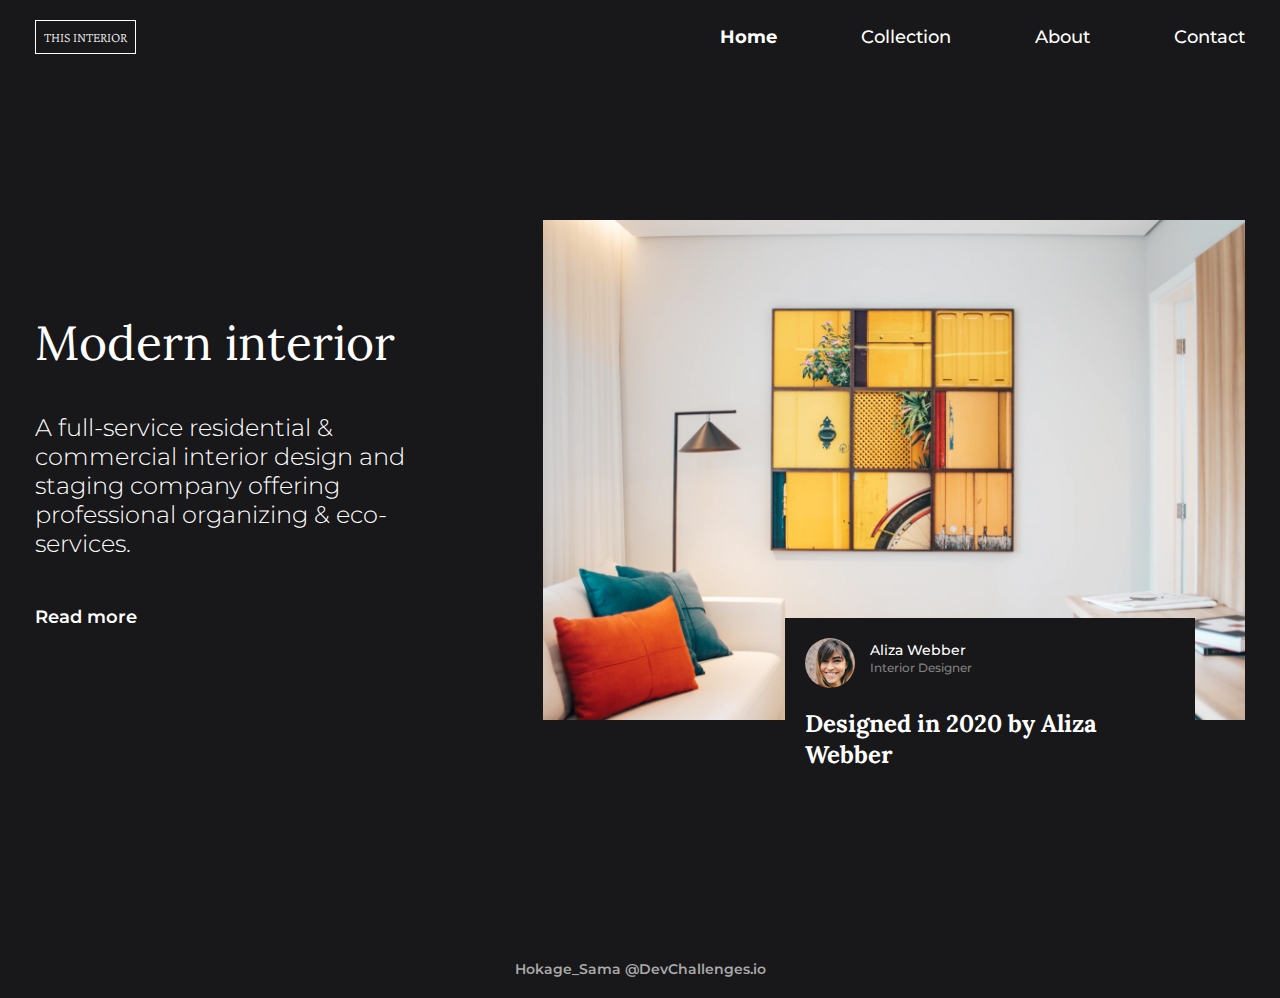
<file: Interior_consultant/index.html>
<!DOCTYPE html>
<html lang="en">
  <head>
    <meta charset="utf-8" />
    <meta
      name="viewport"
      content="width=device-width, initial-scale=1,
  maximum-scale=5"
    />

    <link rel="icon" href="devchallenges.png" />

    <link
      rel="shortcut icon"
      type="image/x-icon"
      href="https://devchallenges.io/"
    />
    <link
      rel="stylesheet"
      href="https://use.fontawesome.com/releases/v5.14.0/css/all.css"
      integrity="sha384-HzLeBuhoNPvSl5KYnjx0BT+WB0QEEqLprO+NBkkk5gbc67FTaL7XIGa2w1L0Xbgc"
      crossorigin="anonymous"
    />
    <link rel="stylesheet" href="style.css" />
    <title>Devchallenges</title>
  </head>
  <body>
    <header>
      <div class="container nav">
        <h1 class="logo">this interior</h1>
        <div class="mobile-nav" id="hamburger">
          <i class="fas fa-bars" id="open"></i>
          <i class="fas fa-times" id="close"></i>
        </div>
        <ul class="nav-items">
          <li class="nav-item">
            <a href="#" class="nav-link active">Home</a>
          </li>
          <li class="nav-item">
            <a href="#" class="nav-link">Collection</a>
          </li>
          <li class="nav-item">
            <a href="#" class="nav-link">About</a>
          </li>
          <li class="nav-item">
            <a href="#" class="nav-link">Contact</a>
          </li>
        </ul>
      </div>
    </header>
    <main>
      <div class="container hero">
        <div class="flex">
          <div class="content">
            <h1 class="title">Modern interior</h1>
            <p class="subtitle">
              A full-service residential & commercial interior design and
              staging company offering professional organizing & eco-services.
            </p>
            <a href="#" class="more"
              >Read more
              <i class="fas fa-long-arrow-alt-right arrow"></i>
            </a>
          </div>
          <div class="image">
            <div class="profile">
              <div class="person">
                <img src="photo2.png" alt="pic" class="pic" />
                <p class="name">
                  Aliza Webber
                </br><span class="job">Interior Designer</span>
                </p>
              </div>
              <h3 class="designed">Designed in 2020 by Aliza Webber</h3>
            </div>
          </div>
        </div>
      </div>
    </main>
    <footer>
      <div class="container">
        <div class="bottom">
          <a class="link" href="http://github.com/hokagecodes" target="_blank noopener">Hokage_Sama
          </a>
          <a class="link" href="https://devchallenges.io/" target="_blank noreferrer">
          @DevChallenges.io</a>
        </div>
      </div>
    </footer>
    <script src="index.js"></script>
  </body>
</html>
</file>
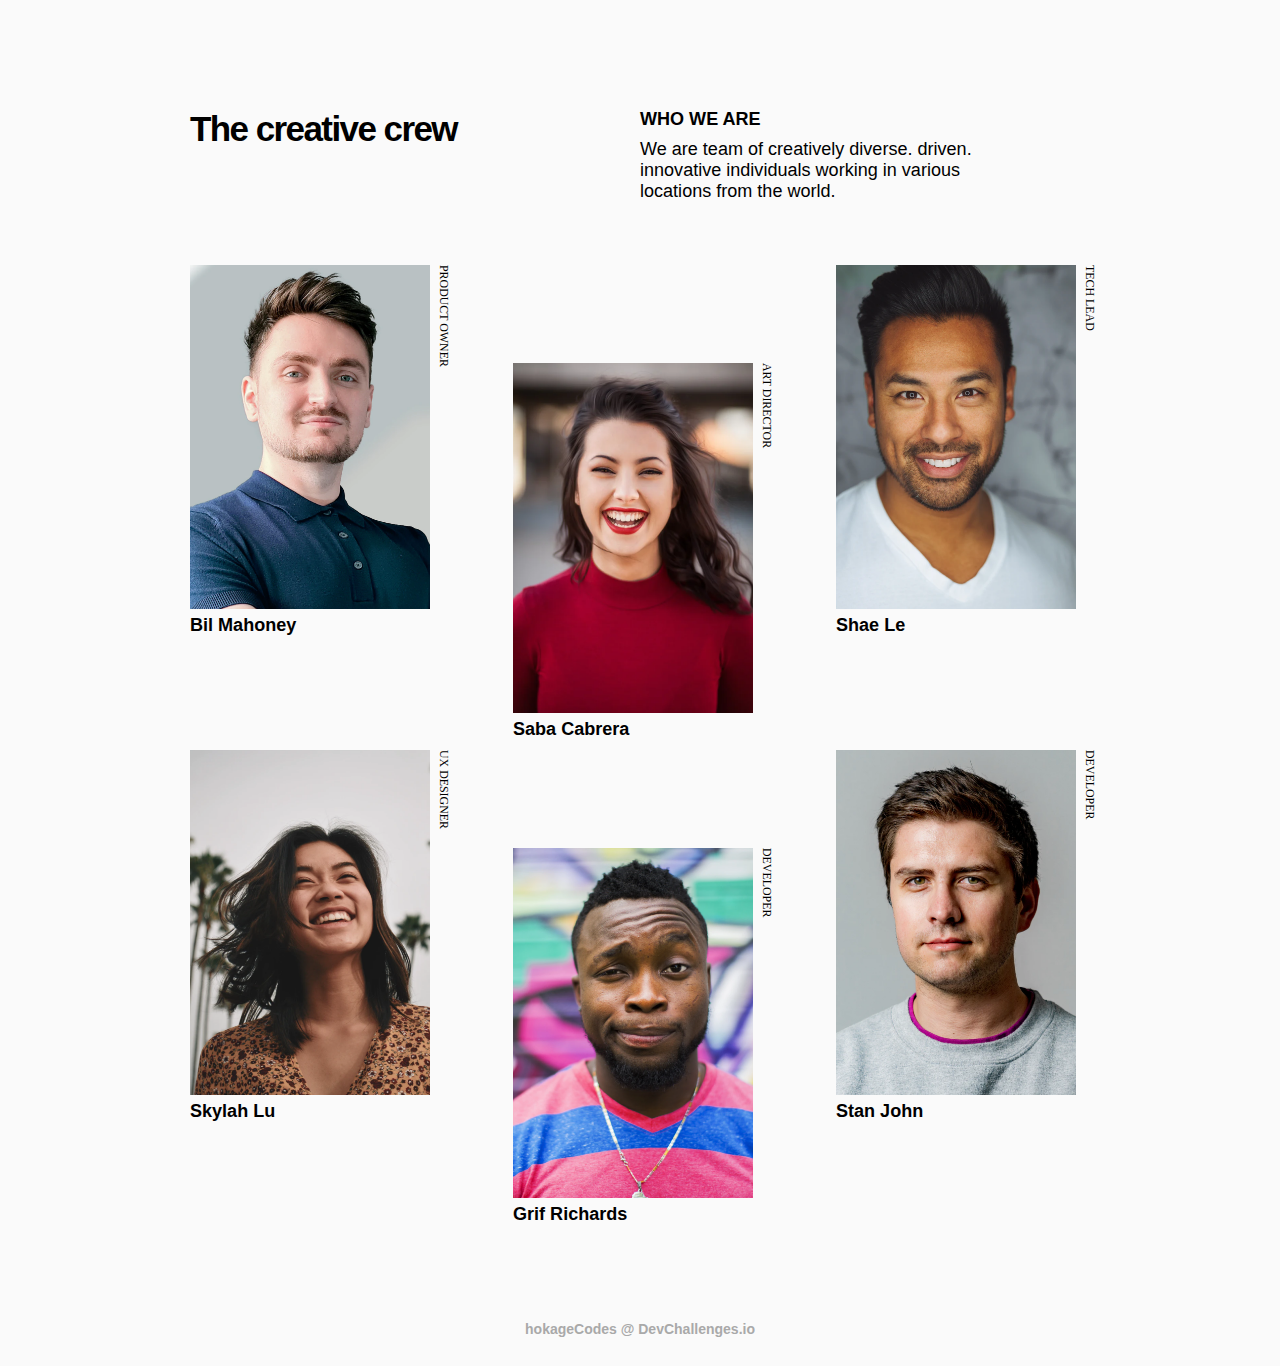
<file: my_team_page/index.html>
<!DOCTYPE html>
<html lang="en">
<head>
  <meta charset="UTF-8">
  <meta http-equiv="X-UA-Compatible" content="IE=edge">
  <meta name="viewport" content="width=device-width, initial-scale=1.0">
  <title>Team Page</title>
  <link rel="stylesheet" href="./style.css">
</head>
<!-- Body -->
<body>
  <!-- Presentation -->
  <div class="presentation-box">
    <h1 class="title">The creative crew</h1>
    <div class="subtitle-box">
        <h2 class="subtitle">Who we are</h2>
        <p class="team-presentation">We are team of creatively diverse. driven. innovative individuals working in various locations from the world.</p>
    </div>
  </div>
  <!-- Team-Members -->
  <main class="flex-container">
    <div class="member">
        <img src="img/photo1.png" alt="member portrait" class="member-portrait">
        <span class="member-job">Product owner</span>
        <p class="member-name">Bil Mahoney</p>
    </div>
    <div class="member">
        <img src="img/photo2.png" alt="member portrait" class="member-portrait">
        <span class="member-job">Art director</span>
        <p class="member-name">Saba Cabrera</p>
    </div>
    <div class="member">
        <img src="img/photo3.png" alt="member portrait" class="member-portrait">
        <span class="member-job">Tech lead</span>
        <p class="member-name">Shae Le</p>
    </div>
    <div class="member">
        <img src="img/photo4.png" alt="member portrait" class="member-portrait">
        <span class="member-job">Ux designer</span>
        <p class="member-name">Skylah Lu</p>
    </div>
    <div class="member">
        <img src="img/photo5.png" alt="member portrait" class="member-portrait">
        <span class="member-job">Developer</span>
        <p class="member-name">Grif Richards</p>
    </div>
    <div class="member">
        <img src="img/photo6.png" alt="member portrait" class="member-portrait">
        <span class="member-job">Developer</span>
        <p class="member-name">Stan John</p>
    </div>
  </main>
  <!-- Footer -->
  <footer class="footer">
    <a href="https://devchallenges.io" class="dev-challenges-profile">hokageCodes @ DevChallenges.io</a>
  </footer>
  
</body>
</html>
</file>
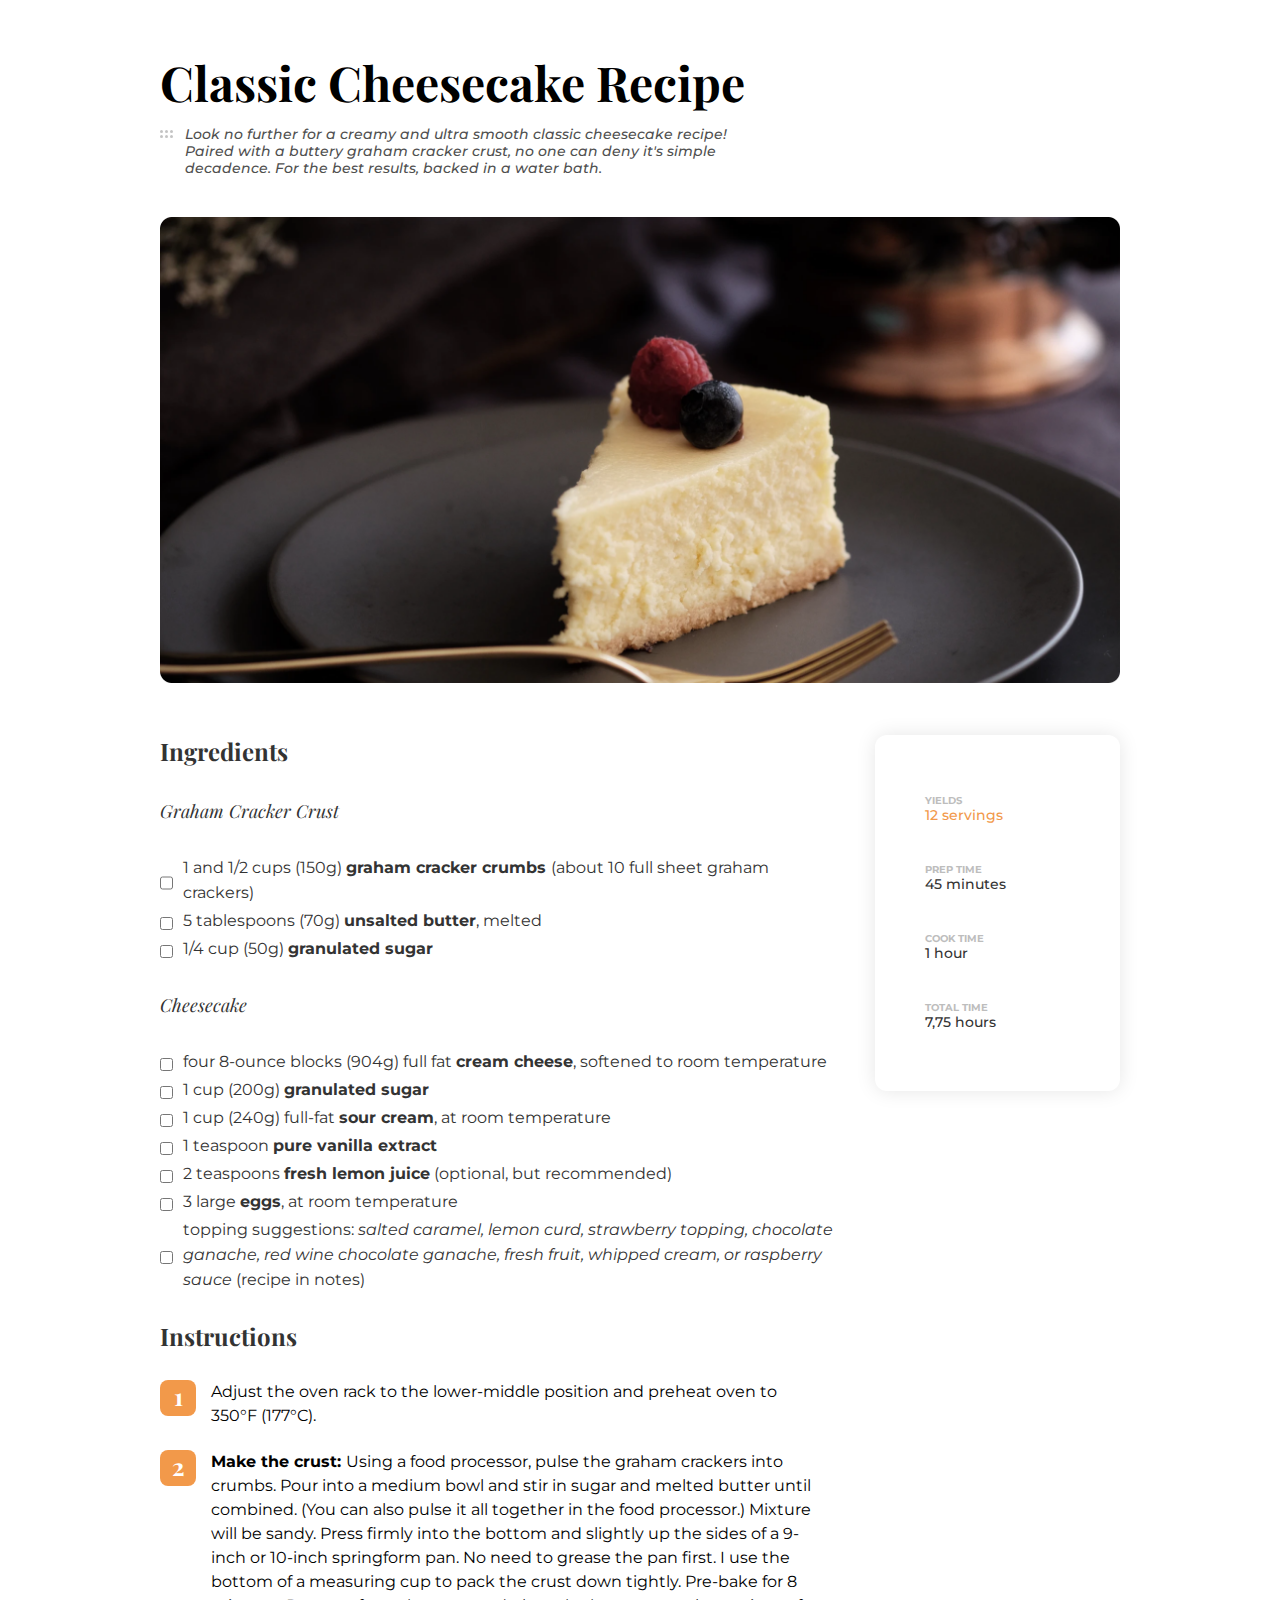
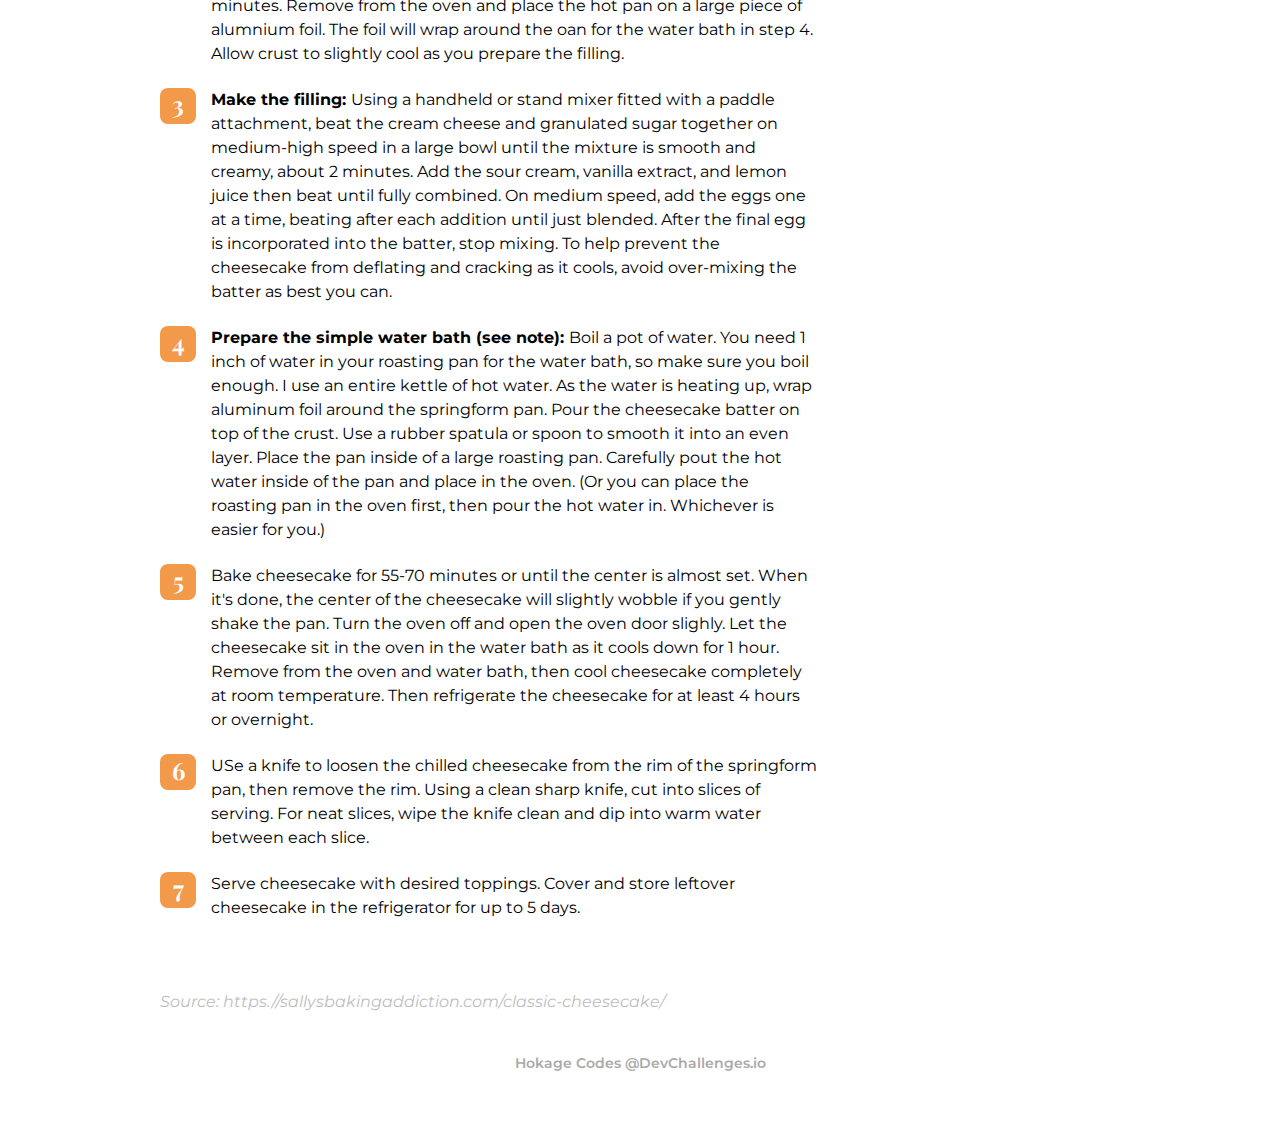
<file: recipe_page/index.html>
<!DOCTYPE html>
<html lang="en">
  <head>
    <meta charset="utf-8" />
    <meta
      name="viewport"
      content="width=device-width, initial-scale=1,
  maximum-scale=5"
    />

    <link rel="icon" href="devchallenges.png" />

    <link
      rel="shortcut icon"
      type="image/x-icon"
      href="https://devchallenges.io/"
    />

    <title>Devchallenges</title>
    <link
      rel="stylesheet"
      href="https://use.fontawesome.com/releases/v5.14.0/css/all.css"
      integrity="sha384-HzLeBuhoNPvSl5KYnjx0BT+WB0QEEqLprO+NBkkk5gbc67FTaL7XIGa2w1L0Xbgc"
      crossorigin="anonymous"
    />

    <link rel="stylesheet" href="style.css" />
  </head>
  <body>
    <main>
      <div class="container">
        <h1 class="title">Classic Cheesecake Recipe</h1>
        <div class="intro">
          <img src="6dots.svg" alt="dots" class="dots" />
          <p class="intro-text">
            Look no further for a creamy and ultra smooth classic cheesecake
            recipe! Paired with a buttery graham cracker crust, no one can deny
            it's simple decadence. For the best results, backed in a water bath.
          </p>
        </div>
        <img src="photo1.png" alt="hero" class="hero" />
        <div class="flex">
          <div class="recipe">
            <h3 class="subtitle">Ingredients</h3>
            <h5 class="subtitle-small">Graham Cracker Crust</h5>
            <form action="#" class="form">
              <div class="details">
                <input type="checkbox" id="check1" name="check1" />
                <label for="check1">
                  1 and 1/2 cups (150g)
                  <span class="big">graham cracker crumbs </span>(about 10 full
                  sheet graham crackers) </label
                ><br />
              </div>
              <div class="details">
                <input type="checkbox" id="check2" name="check2" />
                <label for="check2"
                  >5 tablespoons (70g) <span class="big">unsalted butter</span>,
                  melted</label
                ><br />
              </div>
              <div class="details">
                <input type="checkbox" id="check3" name="check3" />
                <label for="check3"
                  >1/4 cup (50g)
                  <span class="big">granulated sugar</span></label
                >
              </div>
            </form>
            <h5 class="subtitle-small">Cheesecake</h5>
            <form action="#" class="form">
              <div class="details">
                <input type="checkbox" id="check4" name="check4" />
                <label for="check4"
                  >four 8-ounce blocks (904g) full fat
                  <span class="big">cream cheese</span>, softened to room
                  temperature</label
                ><br />
              </div>
              <div class="details">
                <input type="checkbox" id="check5" name="check5" />
                <label for="check5"
                  >1 cup (200g) <span class="big">granulated sugar</span></label
                ><br />
              </div>
              <div class="details">
                <input type="checkbox" id="check6" name="check6" />
                <label for="check6"
                  >1 cup (240g) full-fat <span class="big">sour cream</span>, at
                  room temperature</label
                ><br />
              </div>
              <div class="details">
                <input type="checkbox" id="check7" name="check7" />
                <label for="check7"
                  >1 teaspoon
                  <span class="big">pure vanilla extract</span></label
                ><br />
              </div>
              <div class="details">
                <input type="checkbox" id="check8" name="check8" />
                <label for="check8"
                  >2 teaspoons
                  <span class="big">fresh lemon juice</span> (optional, but
                  recommended)</label
                ><br />
              </div>
              <div class="details">
                <input type="checkbox" id="check9" name="check9" />
                <label for=""
                  >3 large <span class="big">eggs</span>, at room
                  temperature</label
                ><br />
              </div>
              <div class="details">
                <input type="checkbox" id="check10" name="check10" />
                <label for="check10"
                  >topping suggestions:
                  <span class="italic"
                    >salted caramel, lemon curd, strawberry topping, chocolate
                    ganache, red wine chocolate ganache, fresh fruit, whipped
                    cream, or raspberry sauce </span
                  >(recipe in notes)</label
                >
              </div>
            </form>
            <h3 class="subtitle instruc">Instructions</h3>
            <div class="part">
              <h4 class="number">1</h4>
              <p class="instruction-text">
                Adjust the oven rack to the lower-middle position and preheat
                oven to 350°F (177°C).
              </p>
            </div>
            <div class="part">
              <h4 class="number">2</h4>
              <p class="instruction-text">
                <span class="big">Make the crust: </span>Using a food processor,
                pulse the graham crackers into crumbs. Pour into a medium bowl
                and stir in sugar and melted butter until combined. (You can
                also pulse it all together in the food processor.) Mixture will
                be sandy. Press firmly into the bottom and slightly up the sides
                of a 9-inch or 10-inch springform pan. No need to grease the pan
                first. I use the bottom of a measuring cup to pack the crust
                down tightly. Pre-bake for 8 minutes. Remove from the oven and
                place the hot pan on a large piece of alumnium foil. The foil
                will wrap around the oan for the water bath in step 4. Allow
                crust to slightly cool as you prepare the filling.
              </p>
            </div>
            <div class="part">
              <h4 class="number">3</h4>
              <p class="instruction-text">
                <span class="big">Make the filling: </span>Using a handheld or
                stand mixer fitted with a paddle attachment, beat the cream
                cheese and granulated sugar together on medium-high speed in a
                large bowl until the mixture is smooth and creamy, about 2
                minutes. Add the sour cream, vanilla extract, and lemon juice
                then beat until fully combined. On medium speed, add the eggs
                one at a time, beating after each addition until just blended.
                After the final egg is incorporated into the batter, stop
                mixing. To help prevent the cheesecake from deflating and
                cracking as it cools, avoid over-mixing the batter as best you
                can.
              </p>
            </div>
            <div class="part">
              <h4 class="number">4</h4>
              <p class="instruction-text">
                <span class="big"
                  >Prepare the simple water bath (see note): </span
                >Boil a pot of water. You need 1 inch of water in your roasting
                pan for the water bath, so make sure you boil enough. I use an
                entire kettle of hot water. As the water is heating up, wrap
                aluminum foil around the springform pan. Pour the cheesecake
                batter on top of the crust. Use a rubber spatula or spoon to
                smooth it into an even layer. Place the pan inside of a large
                roasting pan. Carefully pout the hot water inside of the pan and
                place in the oven. (Or you can place the roasting pan in the
                oven first, then pour the hot water in. Whichever is easier for
                you.)
              </p>
            </div>
            <div class="part">
              <h4 class="number">5</h4>
              <p class="instruction-text">
                Bake cheesecake for 55-70 minutes or until the center is almost
                set. When it's done, the center of the cheesecake will slightly
                wobble if you gently shake the pan. Turn the oven off and open
                the oven door slighly. Let the cheesecake sit in the oven in the
                water bath as it cools down for 1 hour. Remove from the oven and
                water bath, then cool cheesecake completely at room temperature.
                Then refrigerate the cheesecake for at least 4 hours or
                overnight.
              </p>
            </div>
            <div class="part">
              <h4 class="number">6</h4>
              <p class="instruction-text">
                USe a knife to loosen the chilled cheesecake from the rim of the
                springform pan, then remove the rim. Using a clean sharp knife,
                cut into slices of serving. For neat slices, wipe the knife
                clean and dip into warm water between each slice.
              </p>
            </div>
            <div class="part">
              <h4 class="number">7</h4>
              <p class="instruction-text">
                Serve cheesecake with desired toppings. Cover and store leftover
                cheesecake in the refrigerator for up to 5 days.
              </p>
            </div>
            <p class="source">
              Source:
              <a
                href="https.//sallysbakingaddiction.com/classic-cheesecake/"
                class="source-link"
                >https.//sallysbakingaddiction.com/classic-cheesecake/</a
              >
            </p>
          </div>
          <div class="times">
            <div class="card">
              <div class="item">
                <i class="fas fa-utensils orange"></i>
                <p class="item-text">
                  yields
                  <br /><span class="orange black-text">12 servings</span>
                </p>
              </div>
              <div class="item">
                <i class="far fa-clock"></i>
                <p class="item-text">
                  prep time
                  <br /><span class="black-text">45 minutes</span>
                </p>
              </div>
              <div class="item">
                <i class="far fa-clock"></i>
                <p class="item-text">
                  cook time
                  <br /><span class="black-text">1 hour</span>
                </p>
              </div>
              <div class="item">
                <i class="far fa-clock"></i>
                <p class="item-text">
                  total time
                  <br /><span class="black-text">7,75 hours</span>
                </p>
              </div>
            </div>
          </div>
        </div>
        <div class="bottom">
          <a class="link" href="http://github.com/hokagecodes" target="_blank"
            >Hokage Codes
          </a>
          <a class="link" href="https://devchallenges.io/" target="_blank">
            @DevChallenges.io</a
          >
        </div>
      </div>
    </main>
  </body>
</html>
</file>
<file: Interior_consultant/style.css>
@import url("https://fonts.googleapis.com/css2?family=Crimson+Pro:wght@200&family=Lora:wght@400;700&family=Montserrat:wght@300;500;600;700&display=swap");

:root {
  --bg: #181719;
  --gray: #828282;
}

* {
  margin: 0;
  padding: 0;
  box-sizing: border-box;
}

body {
  color: #fff;
  background-color: var(--bg);
}

.container {
  max-width: 1250px;
  width: 100%;
  height: 100%;
  padding: 20px;
  margin: 0 auto;
}

/* NAVBAR STYLING AND MEDIA QUERIES */

header {
  width: 100%;
  background-color: var(--bg);
  position: fixed;
  top: 0;
  left: 0;
  z-index: 1000;
}

.nav {
  display: flex;
  align-items: center;
  justify-content: space-between;
}

.logo {
  font-family: "Crimson Pro", sans-serif;
  font-weight: 200;
  text-transform: uppercase;
  font-size: 14px;
  line-height: 16px;
  padding: 8px;
  border: 1px solid #fff;
  cursor: pointer;
  transition: all 0.3s ease-in-out;
  z-index: 1500;
}

.logo:hover {
  background-color: #fff;
  color: var(--gray);
}

.mobile-nav {
  display: none;
}

.nav-items {
  list-style: none;
}

.nav-item {
  display: inline-block;
  margin-right: 80px;
}

.nav-item:last-child {
  margin-right: 0;
}

.nav-link {
  color: #fff;
  text-decoration: none;
  font-family: "Montserrat", sans-serif;
  font-style: normal;
  font-weight: 500;
  font-size: 18px;
  line-height: 22px;
  padding-bottom: 4px;
  transition: all 0.5s ease-in-out;
}

.nav-link:hover {
  border-bottom: 1px solid #fff;
}

.active {
  font-weight: 700;
}

@media screen and (max-width: 720px) {
  .mobile-nav {
    display: block;
    cursor: pointer;
    position: relative;
    z-index: 1500;
  }
  .fa-times {
    display: none;
  }
  .open-nav.fa-times {
    display: block;
    z-index: 1500;
  }
  .open-nav.fa-bars {
    display: none;
  }
  .open-nav.nav-items {
    transform: translateX(0);
  }
  .nav-items {
    display: flex;
    flex-direction: column;
    align-items: center;
    justify-content: center;
    background-color: var(--bg);
    position: fixed;
    top: 0;
    left: 0;
    width: 100vw;
    height: 100vh;
    z-index: 1400;
    transform: translateX(120%);
    transition: all 0.5s;
  }
  .nav-item {
    margin-right: 0;
    margin-bottom: 60px;
  }
  .nav-item:last-child {
    margin-bottom: 0;
  }
}

/* HERO STYLING AND MEDIA QUERIES */

.flex {
  min-height: 100vh;
  height: 100%;
  display: flex;
  align-items: center;
}

.content {
  flex: 120%;
}

.image {
  flex: 180%;
}

.title {
  font-family: "Lora", sans-serif;
  font-weight: 400;
  font-size: 48px;
  line-height: 61px;
  margin-bottom: 40px;
}

.subtitle {
  width: 80%;
  font-family: "Montserrat", sans-serif;
  font-style: normal;
  font-weight: 300;
  font-size: 24px;
  line-height: 29px;
  margin-bottom: 48px;
}

.more {
  font-family: "Montserrat", sans-serif;
  font-style: normal;
  font-weight: 600;
  font-size: 18px;
  line-height: 22px;
  text-decoration: none;
  color: #fff;
  transition: all 0.3s ease-in-out;
}

.more:hover {
  text-decoration: underline;
}

.arrow {
  margin-left: 15px;
}

.image {
  width: 100%;
  height: 500px;
  background: url("photo1.png");
  background-repeat: no-repeat;
  background-size: cover;
  background-position: center;
  margin-left: 40px;
  position: relative;
}

.profile {
  width: 410px;
  background-color: var(--bg);
  padding: 20px;
  position: absolute;
  bottom: -70px;
  right: 50px;
}

.person {
  display: flex;
  align-items: center;
  margin-bottom: 20px;
}

.pic {
  width: 50px;
  height: 50px;
  border-radius: 50%;
  object-fit: contain;
  margin-right: 15px;
}

.name {
  font-family: "Montserrat", sans-serif;
  font-weight: 500;
  font-size: 14px;
  line-height: 17px;
  margin-bottom: 8px;
}

.job {
  font-family: "Montserrat", sans-serif;
  font-weight: 500;
  font-size: 12px;
  line-height: 15px;
  color: var(--gray);
}

.designed {
  font-family: "Lora", sans-serif;
  font-weight: 700;
  font-size: 24px;
  line-height: 31px;
}

.bottom {
  color: var(--gray-one);
  text-align: center;
}

.link {
  font-family: "Montserrat", sans-serif;
  font-weight: 600;
  font-size: 14px;
  line-height: 17px;
  text-decoration: none;
  color: #a9a9a9;
  transition: all 0.3s ease-in-out;
  cursor: pointer;
}

.link:hover {
  color: #fff;
}

@media screen and (max-width: 720px) {
  .flex {
    flex-direction: column;
  }
  .content {
    flex: initial;
    margin-top: 70px;
    margin-bottom: 30px;
    width: 80%;
    align-self: flex-start;
  }
  .title {
    font-size: 36px;
    line-height: 46px;
    margin-bottom: 25px;
  }
  .subtitle {
    font-size: 14px;
    line-height: 17px;
    margin-bottom: 25px;
  }
  .image {
    margin-left: 0;
    height: 100%;
  }
  .bottom {
    margin-top: 80px;
  }
}

@media screen and (max-width: 504px) {
  .profile {
    width: 300px;
  }
}

@media screen and (max-width: 398px) {
  .profile {
    bottom: -90px;
    right: 20px;
  }
}
</file>
<file: my_team_page/style.css>
* {
    margin: 0;
    padding: 0;
    box-sizing: border-box;
}

    html {
        font-family: 'Poppins', sans-serif;
        font-size: 14px;
    }
    
    a {
        text-decoration: none;
        color: none;
    }
    
    /* BODY */
    body {
        min-height: 100vh;
        background: #FAFAFA;
        flex-direction: column;
        align-items: center;
        padding: 1.3rem;
        position: relative;
        display: flex;
    }
    
    @media screen and (min-width: 640px) {
        body {
        padding: 7.75rem 1.3rem 2.1rem 1.3rem;
        }
    }
    
    /* PRESENTATION */
    .presentation-box {
        max-width: 900px;
        width: 100%;
        margin-bottom: 4.5rem;
        flex-direction: column;
        justify-content: space-between;
        display: flex;
    }
    
    @media screen and (min-width: 640px) {
        .presentation-box {
            flex-direction: row;
        }
    }
    
    .presentation-box .title {
        width: 100%;
        font-family: "PT Serif", sans-serif;
        font-size: 2.5rem;
        font-weight: 700;
        letter-spacing: -0.045em;
        margin-bottom: 2.5rem;
    }
    
    .presentation-box .subtitle-box {
        width: 100%;
    }
    
    .presentation-box .subtitle-box .subtitle {
        font-size: 1.29rem;
        text-transform: uppercase;
        font-weight: 600;
        margin-bottom: .7rem;
    }
    
    .presentation-box .subtitle-box .team-presentation {
        font-size: 1rem;
        font-weight: 400;
        width: 85%;
    }
    
    @media screen and (min-width: 640px) {
        .presentation-box .subtitle-box .team-presentation {
        font-size: 1.29rem;
        }
    }
    
    /* MEMBERS */
    .flex-container {
        max-width: 900px;
        width: 100%;
        flex-wrap: wrap;
        justify-content: space-between;
        display: flex;
    }
    
    .flex-container .member {
        position: relative;
        max-width: 240px;
        width: 42%;
        margin: 0 1rem .7rem 0;
    }
    
    @media screen and (max-width: 640px) {
        .flex-container .member:nth-child(even) {
        margin-top: 3.4rem;
        }
    }
    
    @media screen and (min-width: 640px) {
        .flex-container .member:nth-child(3n+2) {
        margin-top: 7rem;
        }
    }
    
    .flex-container .member .member-job {
        font-family: "PT Serif";
        text-transform: uppercase;
        font-size: .7rem;
        font-weight: 400;
        white-space: nowrap;
        position: absolute;
        margin-left: 1.2rem;
        transform-origin: 0 0;
        transform: rotate(90deg);
    }
    
    @media screen and (min-width: 640px) {
        .flex-container .member .member-job {
        font-size: .85rem;
        margin-left: 1.5rem;
        }
    }
    
    .flex-container .member .member-name {
        font-weight: 600;
        font-size: 1rem;
        margin-top: .2rem;
    }
    
    @media screen and (min-width: 640px) {
        .flex-container .member .member-name {
        font-size: 1.29rem;
        }
    }
    
    .flex-container .member .member-portrait {
        width: 100%;
    }
    
    /* FOOTER */
    .footer {
        justify-self: end;
        margin-top: 6.2rem;
    }
    
    .footer .dev-challenges-profile {
        font-family: "Montserrat", sans-serif;
        font-weight: 600;
        font-size: 1rem;
        color: #A9A9A9;
    }
    
    .footer .dev-challenges-profile:hover {
        text-decoration: underline;
    }
</file>
<file: recipe_page/style.css>
@import url("https://fonts.googleapis.com/css2?family=Montserrat:ital,wght@0,400;0,500;0,600;0,700;1,400;1,500&family=Playfair+Display:ital,wght@0,700;1,400&display=swap");

:root {
    --gray-mid: #a9a9a9;
    --gray-light: #bdbdbd;
    --gray-dark: #333333;
    --gray-intro: #4f4f4f;
    --orange: #f2994a;
}

* {
    margin: 0;
    padding: 0;
    box-sizing: border-box;
}

main {
    width: 100%;
    height: 100%;
}

.container {
    max-width: 1000px;
    width: 100%;
    height: 100%;
    margin: 0 auto;
    padding: 50px 20px;
}

.title {
    font-family: "Playfair Display", sans-serif;
    font-weight: 700;
    font-size: 48px;
    line-height: 64px;
    margin-bottom: 12px;
}

.intro {
    display: flex;
    align-items: flex-start;
    max-width: 600px;
    margin-bottom: 40px;
}

.dots {
    margin-right: 12px;
    margin-top: 4px;
}

.intro-text {
    font-family: "Montserrat";
    font-style: italic;
    font-weight: 500;
    font-size: 14px;
    line-height: 17px;
    color: var(--gray-intro);
}

.hero {
    width: 100%;
    margin-bottom: 48px;
}

.flex {
    width: 100%;
    display: flex;
    gap: 40px;
}

.recipe {
    flex: 220%;
}

.subtitle {
    font-family: "Playfair Display", sans-serif;
    font-weight: 700;
    font-size: 24px;
    line-height: 32px;
    color: var(--gray-dark);
}

.subtitle-small {
    margin-top: 32px;
    margin-bottom: 32px;
    font-family: "Playfair Display", sans-serif;
    font-style: italic;
    font-weight: 400;
    font-size: 18px;
    line-height: 24px;
    color: var(--gray-dark);
}

.instruc {
    margin-top: 28px;
    margin-bottom: 28px;
}

.details {
    display: flex;
    margin-bottom: 3px;
}

input {
    margin-right: 10px;
    margin-top: 6px;
}

label {
    font-family: "Montserrat", sans-serif;
    font-weight: 400;
    font-size: 16px;
    line-height: 25px;
    color: var(--gray-dark);
}

.big {
    font-weight: 700;
}

.italic {
    font-style: italic;
}

.part {
    display: flex;
    margin-bottom: 22px;
}

.part:last-child {
    margin-bottom: 0;
}

.number {
    font-family: "Playfair Display", sans-serif;
    font-weight: 700;
    font-size: 24px;
    width: 36px;
    height: 36px;
    background-color: var(--orange);
    color: #fff;
    text-align: center;
    border-radius: 8px;
}

.instruction-text {
    width: 90%;
    font-family: "Montserrat", sans-serif;
    font-weight: 400;
    font-size: 16px;
    line-height: 150%;
    margin-left: 15px;
}

.source {
    font-family: "Montserrat", sans-serif;
    font-style: italic;
    font-weight: 400;
    font-size: 16px;
    line-height: 150%;
    color: var(--gray-light);
    margin-top: 70px;
}

.source-link {
    text-decoration: none;
    color: var(--gray-light);
    transition: all 0.4s ease-in-out;
}

.source-link:hover {
    color: var(--orange);
}

.times {
    flex: 80%;
    justify-content: flex-end;
}

.card {
    padding: 60px 40px;
    border-radius: 12px;
    box-shadow: 0px 0px 20px rgba(0, 0, 0, 0.1);
}

.item {
    display: flex;
    align-items: center;
    margin-bottom: 40px;
}

.item:last-child {
    margin-bottom: 0;
}

.fa-utensils,
.fa-clock {
    margin-right: 10px;
    font-size: 27px;
    color: var(--gray-intro);
}

.item-text {
    text-transform: uppercase;
    font-family: "Montserrat", sans-serif;
    font-weight: 700;
    font-size: 10px;
    line-height: 12px;
    color: var(--gray-light);
}

.black-text {
    font-weight: 500;
    text-transform: initial;
    font-size: 14px;
    line-height: 17px;
    color: var(--gray-dark);
}

.orange {
    color: var(--orange);
}

.bottom {
    color: var(--gray-mid);
    text-align: center;
    margin-top: 40px;
}

.link {
    font-family: "Montserrat", sans-serif;
    font-weight: 600;
    font-size: 14px;
    line-height: 17px;
    text-decoration: none;
    color: var(--gray-mid);
    transition: all 0.4s ease-in-out;
    cursor: pointer;
}

.link:hover {
    color: var(--orange);
}

@media screen and (max-width: 594px) {
    .title {
    font-size: 24px;
  }
  .intro-text {
    font-size: 12px;
  }
  .flex {
    flex-direction: column-reverse;
  }
  .card {
    box-shadow: none;
    border-radius: none;
    padding: 0;
    display: flex;
    flex-direction: row;
    flex-wrap: wrap;
  }
  .card > .item {
    flex: 1 0 0;
  }
  .card > .item:first-child {
    flex: 0 1 100%;
  }
  .item:last-child {
    margin-bottom: 40px;
  }
  .subtitle {
    font-size: 18px;
  }
  .subtitle-small {
    font-size: 16px;
  }
  label {
    font-size: 14px;
  }
}
</file>
